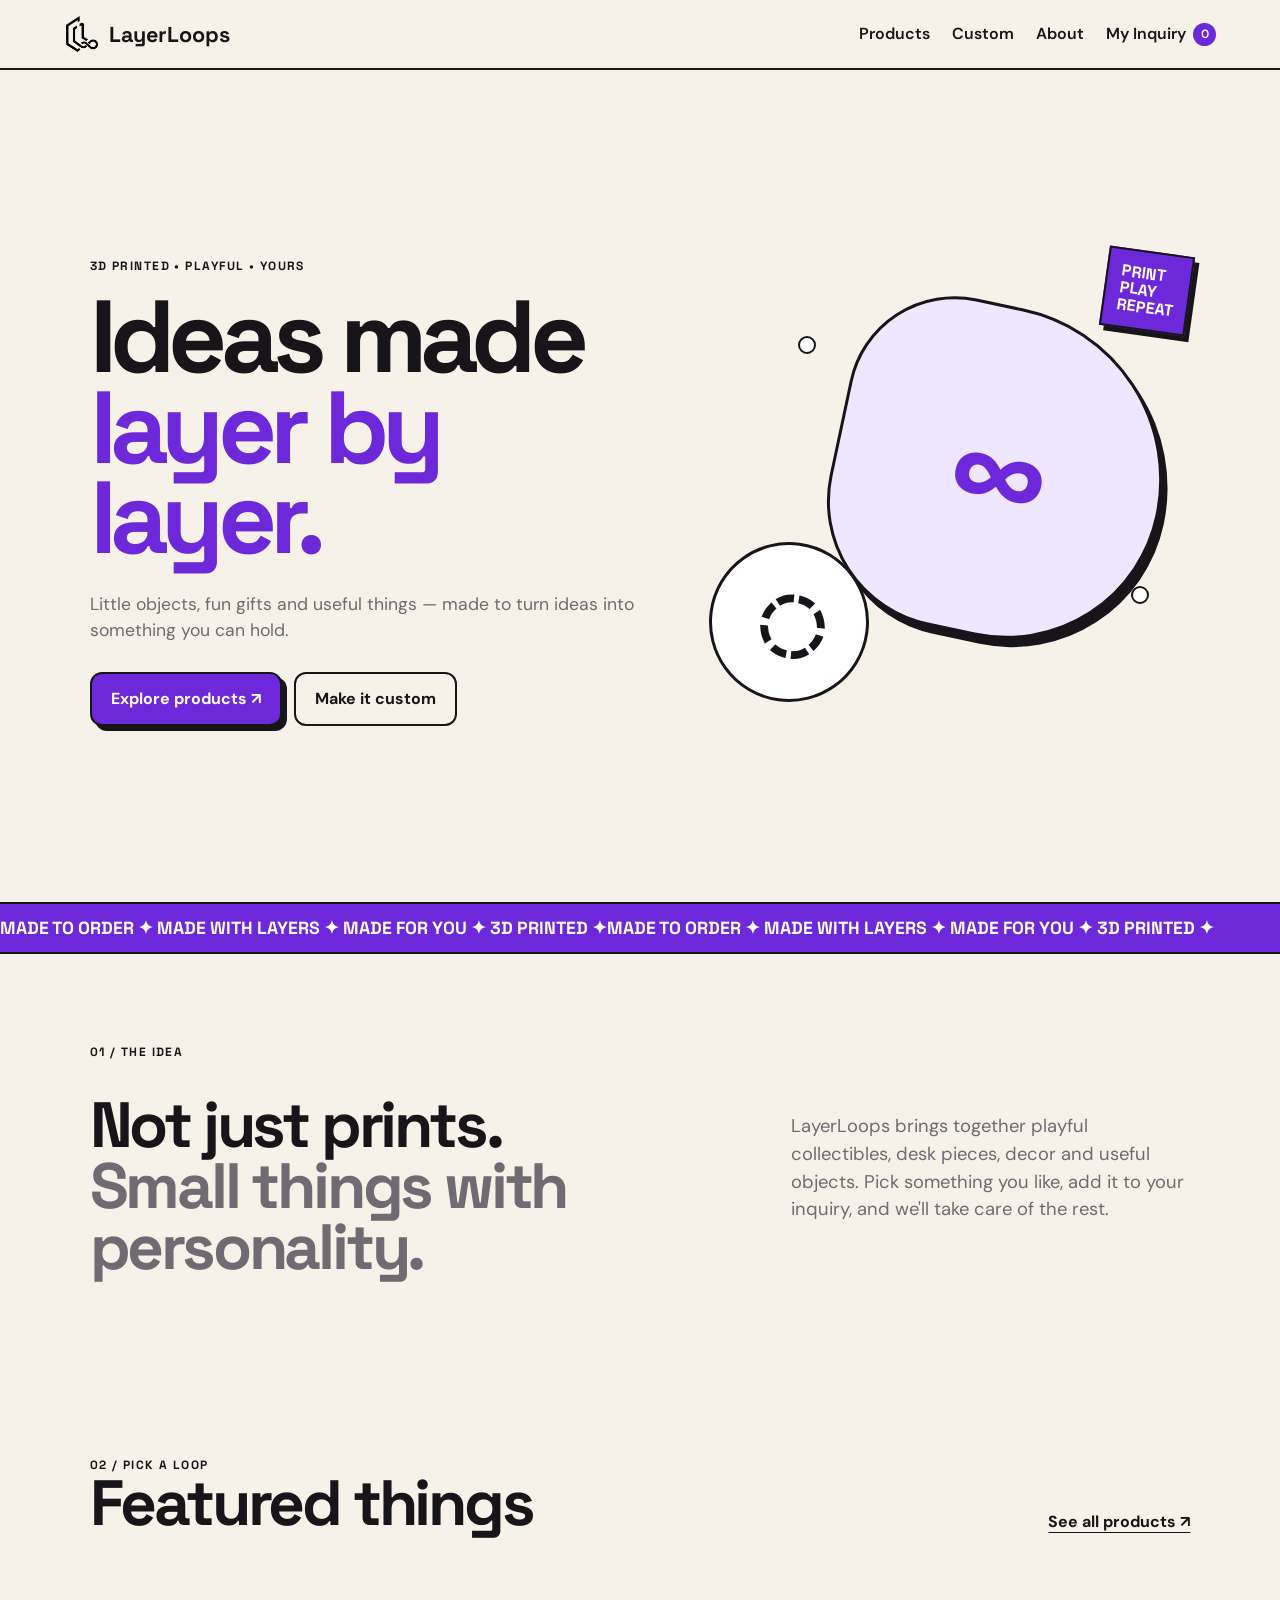
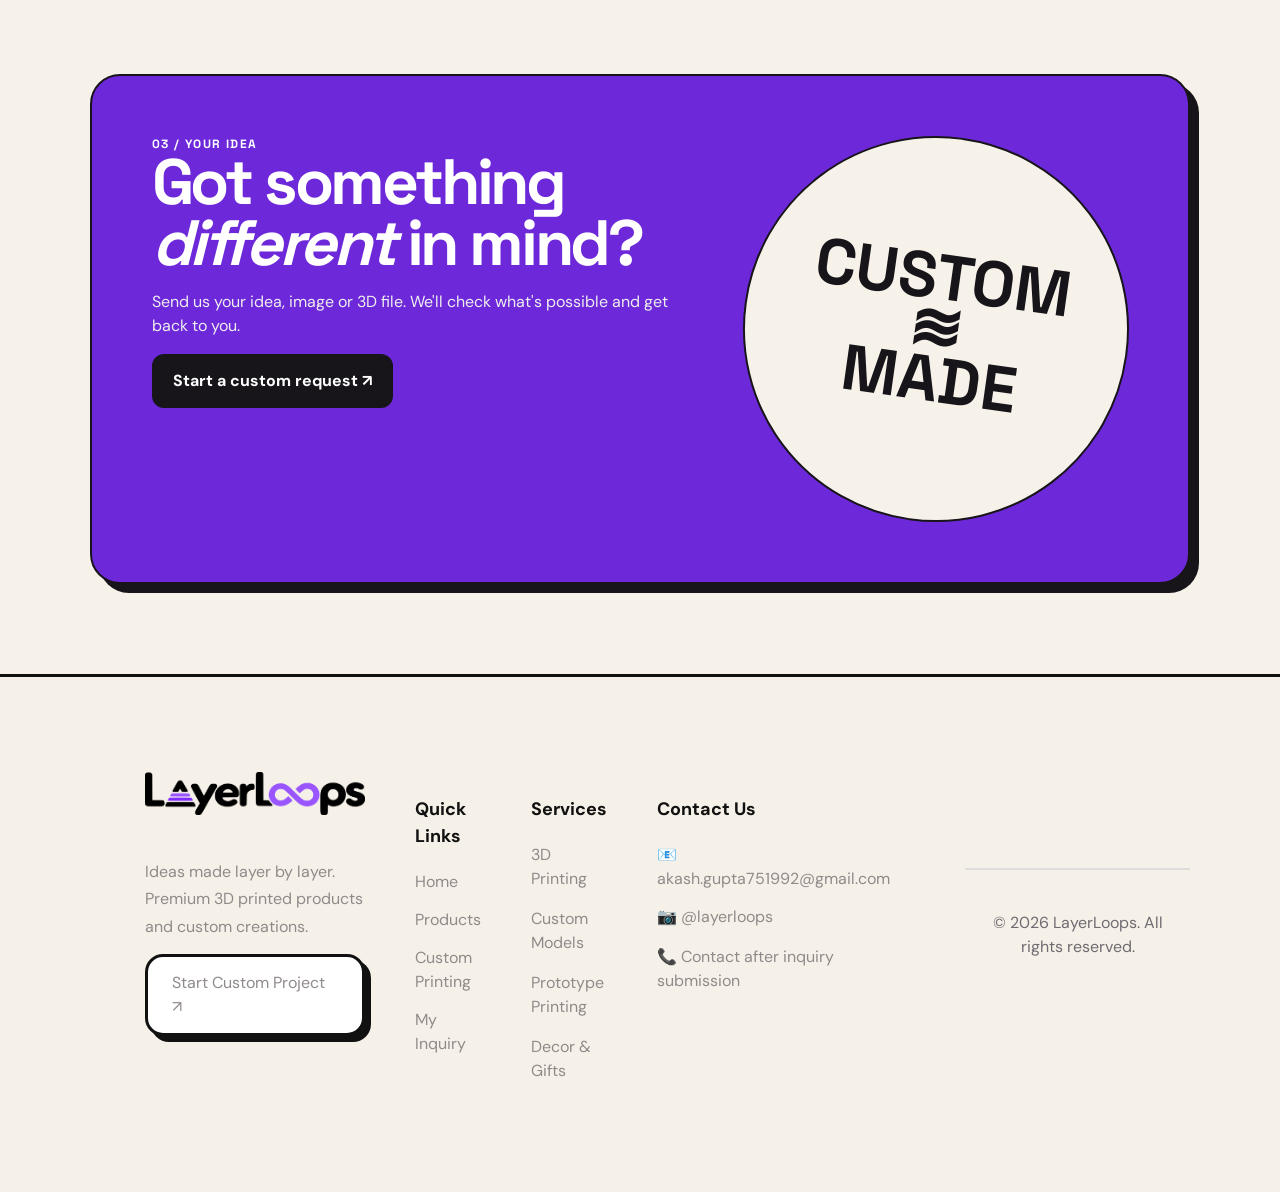
<file: index.html>
<!doctype html>
<html lang="en">
<head>
  <meta charset="UTF-8">
  <meta name="viewport" content="width=device-width, initial-scale=1.0">
  <meta name="description" content="LayerLoops — playful 3D printed objects, made layer by layer.">
  <title>LayerLoops — Made Layer by Layer</title>
  <link rel="stylesheet" href="css/style.css">
</head>
<body>
  <div class="loader" id="loader"><div class="loader__track"><span></span></div><p>LOADING LAYERS <b>∞</b></p></div>

  <header class="site-header">
    <a class="brand" href="index.html" aria-label="LayerLoops home">
    <img
        src="./assets/logo/Logo-removebg-preview.png"
        alt="LayerLoops"
        class="brand-logo"
    >
    <span>LayerLoops</span>
</a>
    <nav class="nav" aria-label="Main navigation">
      <a href="products.html">Products</a>
      <a href="custom.html">Custom</a>
      <a href="about.html">About</a>
      <a class="inquiry-link" href="inquiry.html">My Inquiry <span id="inquiryCount">0</span></a>
    </nav>
    <button class="menu-btn" id="menuBtn" aria-label="Open menu">☰</button>
  </header>

  <main>
    <section class="hero">
      <div class="hero-copy reveal">
        <p class="eyebrow">3D PRINTED • PLAYFUL • YOURS</p>
        <h1>Ideas made<br><em>layer by layer.</em></h1>
        <p class="hero-text">Little objects, fun gifts and useful things — made to turn ideas into something you can hold.</p>
        <div class="hero-actions">
          <a class="btn btn--primary magnetic" href="products.html">Explore products ↗</a>
          <a class="btn btn--ghost magnetic" href="custom.html">Make it custom</a>
        </div>
      </div>
      <div class="hero-art" aria-hidden="true">
        <div class="loop loop--one">∞</div>
        <div class="loop loop--two">◌</div>
        <div class="sticker">PRINT<br>PLAY<br>REPEAT</div>
        <span class="hero-dot dot-a"></span><span class="hero-dot dot-b"></span>
      </div>
    </section>

    <div class="marquee" aria-hidden="true"><div>MADE TO ORDER ✦ MADE WITH LAYERS ✦ MADE FOR YOU ✦ 3D PRINTED ✦ </div><div>MADE TO ORDER ✦ MADE WITH LAYERS ✦ MADE FOR YOU ✦ 3D PRINTED ✦ </div></div>

    <section class="intro section">
      <div class="section-label">01 / THE IDEA</div>
      <div class="intro-grid">
        <h2>Not just prints.<br><span>Small things with personality.</span></h2>
        <p>LayerLoops brings together playful collectibles, desk pieces, decor and useful objects. Pick something you like, add it to your inquiry, and we'll take care of the rest.</p>
      </div>
    </section>

    <section class="featured section">
      <div class="section-head">
        <div><div class="section-label">02 / PICK A LOOP</div><h2>Featured things</h2></div>
        <a class="text-link" href="products.html">See all products ↗</a>
      </div>
      <div class="product-preview" id="featuredProducts"></div>
    </section>

    <section class="custom-panel section">
      <div class="custom-copy">
        <div class="section-label">03 / YOUR IDEA</div>
        <h2>Got something<br><em>different</em> in mind?</h2>
        <p>Send us your idea, image or 3D file. We'll check what's possible and get back to you.</p>
        <a class="btn btn--dark magnetic" href="custom.html">Start a custom request ↗</a>
      </div>
      <div class="custom-shape">CUSTOM<br>≋<br>MADE</div>
    </section>
  </main>

<footer class="footer">

    <div class="footer-container">

        <!-- Brand -->
        <div class="footer-column footer-brand">
            <img src="assets/logo/layerloops-wordmark.png"
                 alt="LayerLoops"
                 class="footer-logo">

            <p class="footer-text">
                Ideas made layer by layer.
                <br>
                Premium 3D printed products and custom creations.
            </p>

            <a href="custom.html" class="footer-btn">
                Start Custom Project ↗
            </a>
        </div>

        <!-- Quick Links -->
        <div class="footer-column">
            <h4>Quick Links</h4>

            <a href="index.html">Home</a>
            <a href="products.html">Products</a>
            <a href="custom.html">Custom Printing</a>
            <a href="inquiry.html">My Inquiry</a>
        </div>

        <!-- Services -->
        <div class="footer-column">
            <h4>Services</h4>

            <p>3D Printing</p>
            <p>Custom Models</p>
            <p>Prototype Printing</p>
            <p>Decor & Gifts</p>
        </div>

        <!-- Contact -->
        <div class="footer-column">
            <h4>Contact Us</h4>

            <a href="mailto:akash.gupta751992@gmail.com">
                📧 akash.gupta751992@gmail.com
            </a>

            <a href="https://www.instagram.com/layerloops/"
               target="_blank">
                📷 @layerloops
            </a>

            <p>📞 Contact after inquiry submission</p>
        </div>

    </div>

    <div class="footer-bottom">
        <p>© 2026 LayerLoops. All rights reserved.</p>
    </div>

</footer>

  <script src="js/products-data.js"></script>
  <script src="js/main.js"></script>
<a class="floating-inquiry" id="floatingInquiry" href="inquiry.html" aria-label="View your inquiry">
  <span>View Inquiry</span> <b id="floatingInquiryCount">0</b>
</a>
</body>
</html>
</file>
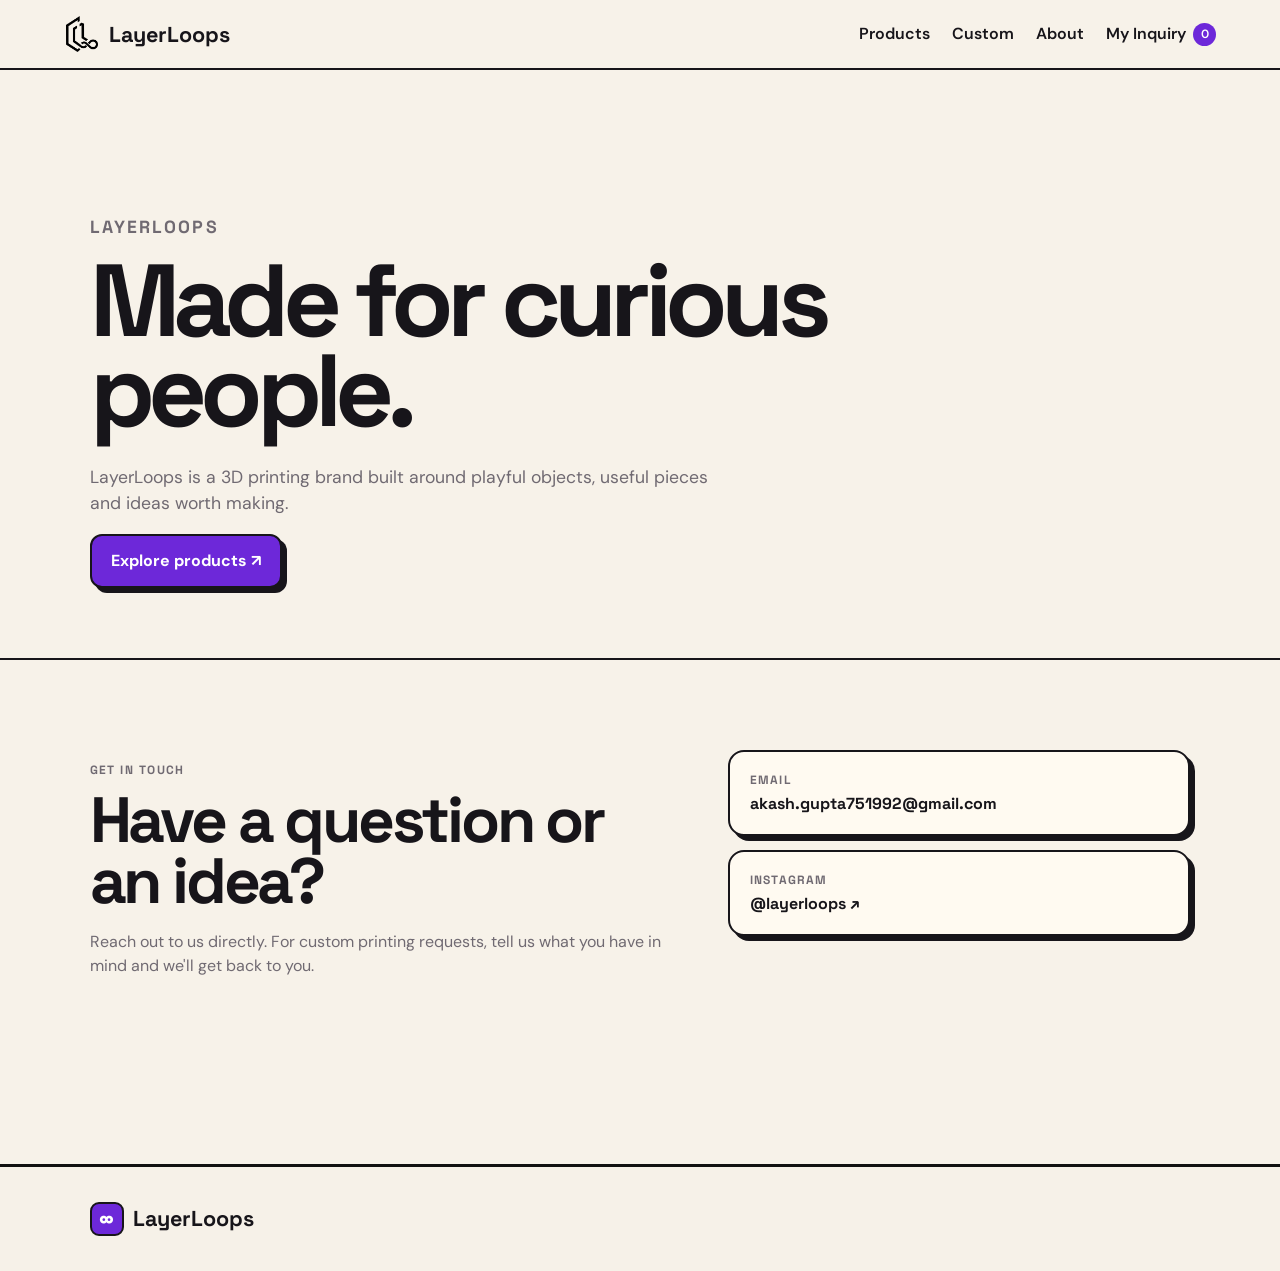
<file: about.html>
<!doctype html><html lang="en"><head><meta charset="UTF-8"><meta name="viewport" content="width=device-width,initial-scale=1"><title>About — LayerLoops</title><link rel="stylesheet" href="css/style.css"></head><body><header class="site-header"><a class="brand" href="index.html" aria-label="LayerLoops home">
    <img
        src="assets/logo/Logo-removebg-preview.png"
        alt="LayerLoops"
        class="brand-logo"
    >
    <span>LayerLoops</span>
</a><nav class="nav"><a href="products.html">Products</a><a href="custom.html">Custom</a><a href="about.html">About</a><a class="inquiry-link" href="inquiry.html">My Inquiry <span id="inquiryCount">0</span></a></nav><button class="menu-btn" id="menuBtn">☰</button></header><main><section class="page-hero"><p class="eyebrow">LAYERLOOPS</p><h1>Made for curious people.</h1><p>LayerLoops is a 3D printing brand built around playful objects, useful pieces and ideas worth making.</p><a class="btn btn--primary" href="products.html">Explore products ↗</a></section><section class="section about-contact"><div><p class="eyebrow">GET IN TOUCH</p><h2>Have a question or an idea?</h2><p>Reach out to us directly. For custom printing requests, tell us what you have in mind and we'll get back to you.</p></div><div class="contact-links"><a class="contact-card" href="mailto:akash.gupta751992@gmail.com"><span>Email</span><strong>akash.gupta751992@gmail.com</strong></a><a class="contact-card" href="https://www.instagram.com/layerloops?utm_source=ig_web_button_share_sheet&stkn=ZDNlZDc0MzIxNw==" target="_blank" rel="noopener noreferrer"><span>Instagram</span><strong>@layerloops ↗</strong></a></div></section></main><footer class="footer"><div class="brand"><span class="brand-mark">∞</span><span>LayerLoops</span></div></footer><script src="js/main.js"></script><a class="floating-inquiry" id="floatingInquiry" href="inquiry.html" aria-label="View your inquiry">
  <span>View Inquiry</span> <b id="floatingInquiryCount">0</b>
</a>
</body></html>
</file>
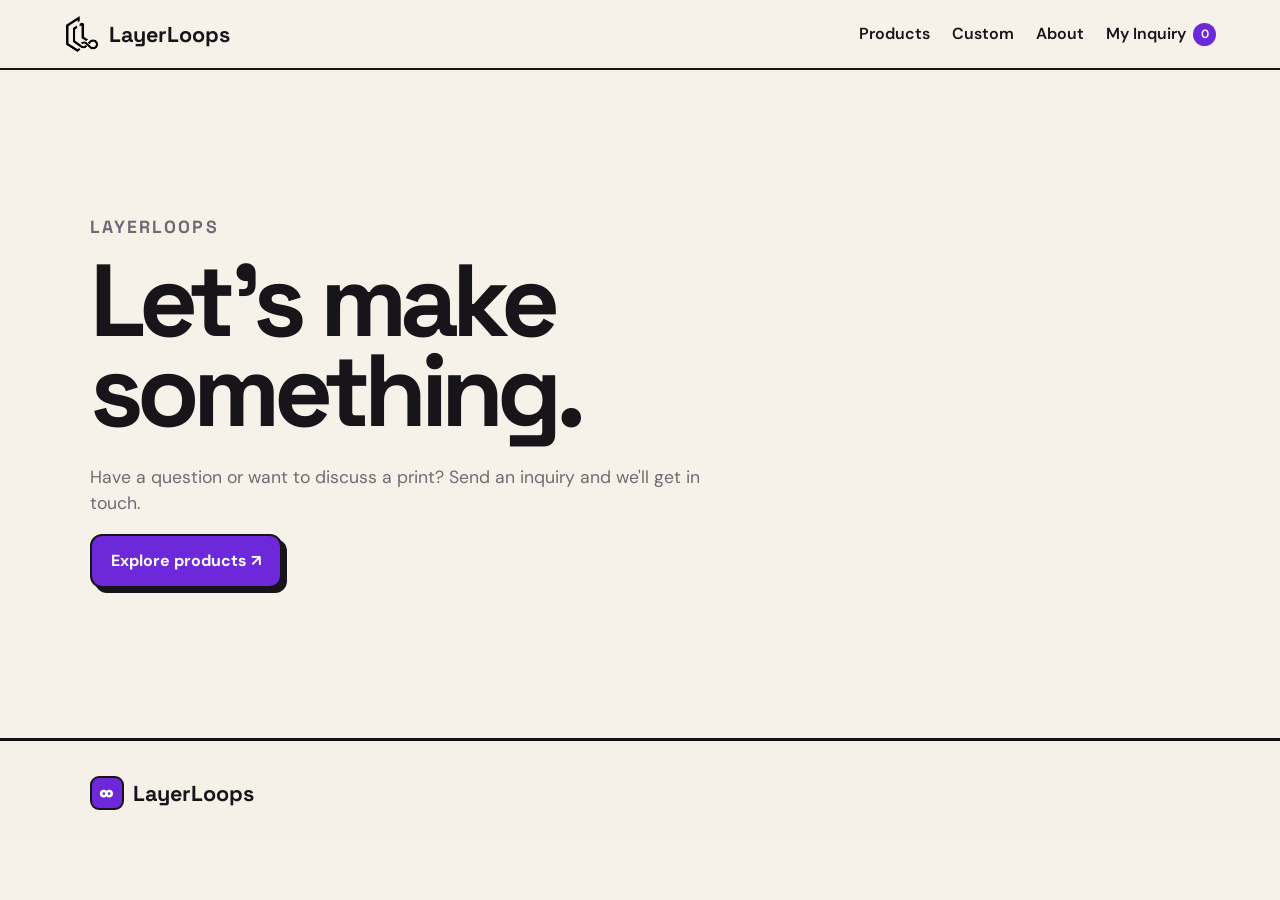
<file: contact.html>
<!doctype html><html lang="en"><head><meta charset="UTF-8"><meta name="viewport" content="width=device-width,initial-scale=1"><title>Contact — LayerLoops</title><link rel="stylesheet" href="css/style.css"></head><body><header class="site-header"><a class="brand" href="index.html" aria-label="LayerLoops home">
    <img
        src="assets/logo/Logo-removebg-preview.png"
        alt="LayerLoops"
        class="brand-logo"
    >
    <span>LayerLoops</span>
</a><nav class="nav"><a href="products.html">Products</a><a href="custom.html">Custom</a><a href="about.html">About</a><a class="inquiry-link" href="inquiry.html">My Inquiry <span id="inquiryCount">0</span></a></nav><button class="menu-btn" id="menuBtn">☰</button></header><main><section class="page-hero"><p class="eyebrow">LAYERLOOPS</p><h1>Let's make something.</h1><p>Have a question or want to discuss a print? Send an inquiry and we'll get in touch.</p><a class="btn btn--primary" href="products.html">Explore products ↗</a></section></main><footer class="footer"><div class="brand"><span class="brand-mark">∞</span><span>LayerLoops</span></div></footer><script src="js/main.js"></script><a class="floating-inquiry" id="floatingInquiry" href="inquiry.html" aria-label="View your inquiry">
  <span>View Inquiry</span> <b id="floatingInquiryCount">0</b>
</a>
</body></html>
</file>
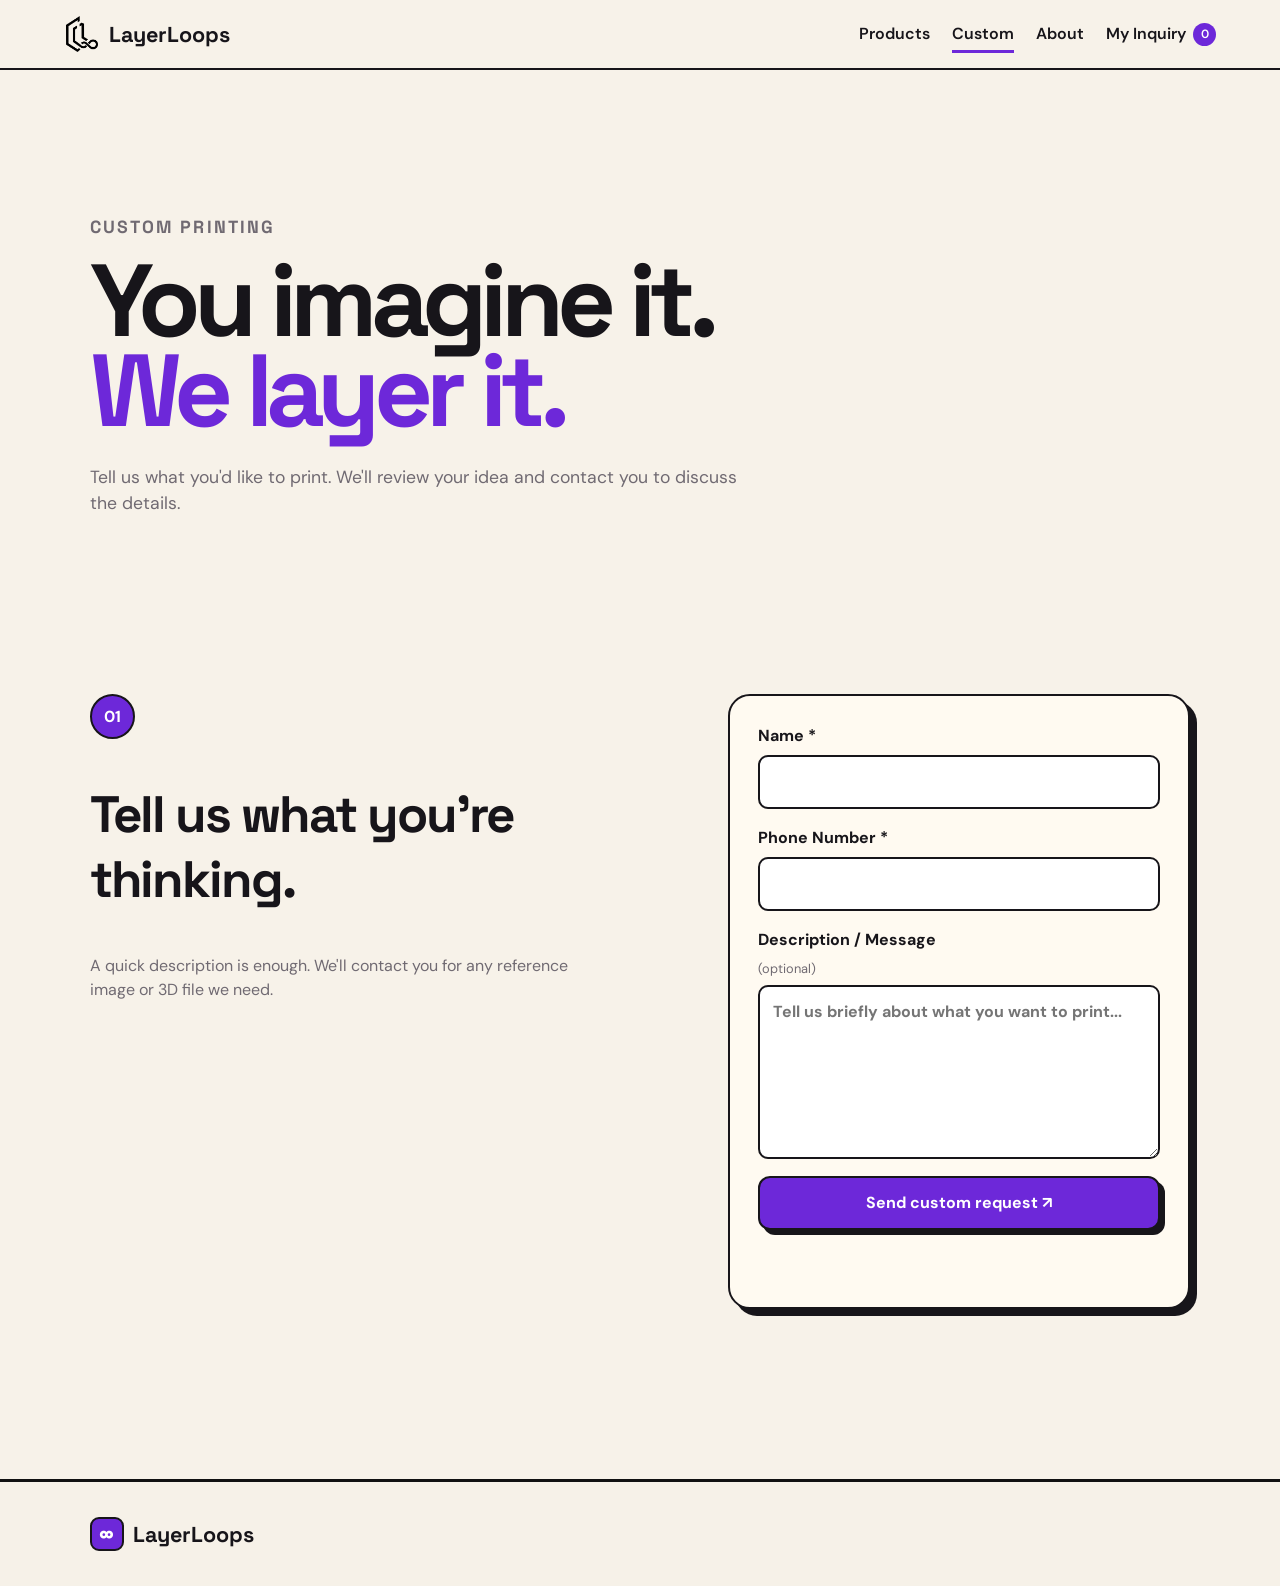
<file: custom.html>
<!doctype html>
<html lang="en"><head><meta charset="UTF-8"><meta name="viewport" content="width=device-width,initial-scale=1"><title>Custom Printing — LayerLoops</title><link rel="stylesheet" href="css/style.css"></head>
<body><header class="site-header"><a class="brand" href="index.html" aria-label="LayerLoops home">
    <img
        src="assets/logo/Logo-removebg-preview.png"
        alt="LayerLoops"
        class="brand-logo"
    >
    <span>LayerLoops</span>
</a><nav class="nav"><a href="products.html">Products</a><a class="active" href="custom.html">Custom</a><a href="about.html">About</a><a class="inquiry-link" href="inquiry.html">My Inquiry <span id="inquiryCount">0</span></a></nav><button class="menu-btn" id="menuBtn">☰</button></header>
<main><section class="page-hero"><p class="eyebrow">CUSTOM PRINTING</p><h1>You imagine it.<br><em>We layer it.</em></h1><p>Tell us what you'd like to print. We'll review your idea and contact you to discuss the details.</p></section>
<section class="custom-form-section section"><div class="custom-note"><span>01</span><h2>Tell us what you're thinking.</h2><p>A quick description is enough. We'll contact you for any reference image or 3D file we need.</p></div>
<form class="form-card" id="customForm">
<label>Name *<input name="name" type="text" autocomplete="name" required></label>
<label>Phone Number *<input name="phone" type="tel" autocomplete="tel" required></label>
<label>Description / Message <span>(optional)</span><textarea name="message" rows="6" placeholder="Tell us briefly about what you want to print..."></textarea></label>
<input type="checkbox" name="botcheck" tabindex="-1" autocomplete="off" style="display:none">
<button class="btn btn--primary" type="submit">Send custom request ↗</button>
<p class="form-note" id="formStatus" aria-live="polite"></p>
</form></section></main>
<footer class="footer"><div class="brand"><span class="brand-mark">∞</span><span>LayerLoops</span></div></footer>
<script src="js/main.js"></script><script src="js/forms.js"></script><a class="floating-inquiry" id="floatingInquiry" href="inquiry.html" aria-label="View your inquiry">
  <span>View Inquiry</span> <b id="floatingInquiryCount">0</b>
</a>
</body></html>
</file>
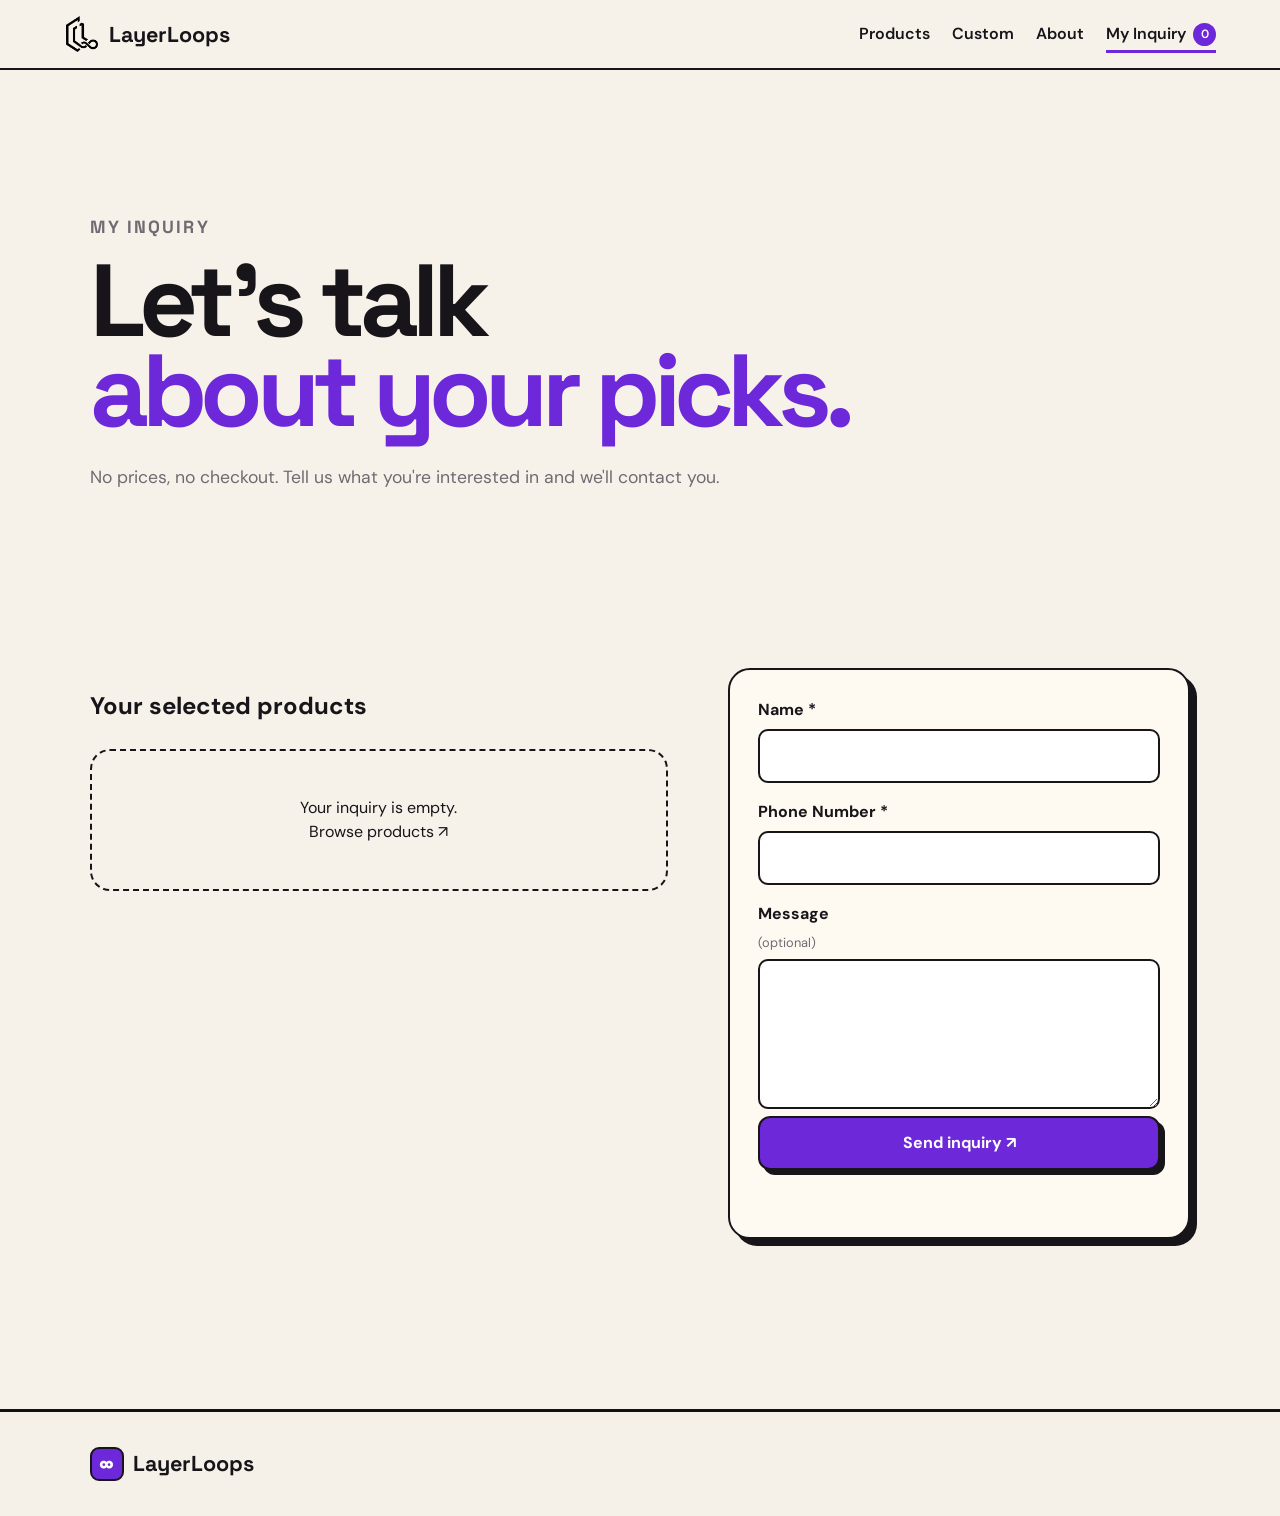
<file: inquiry.html>
<!doctype html>
<html lang="en"><head><meta charset="UTF-8"><meta name="viewport" content="width=device-width,initial-scale=1"><title>My Inquiry — LayerLoops</title><link rel="stylesheet" href="css/style.css"></head>
<body><header class="site-header"><a class="brand" href="index.html" aria-label="LayerLoops home">
    <img
        src="assets/logo/Logo-removebg-preview.png"
        alt="LayerLoops"
        class="brand-logo"
    >
    <span>LayerLoops</span>
</a><nav class="nav"><a href="products.html">Products</a><a href="custom.html">Custom</a><a href="about.html">About</a><a class="active inquiry-link" href="inquiry.html">My Inquiry <span id="inquiryCount">0</span></a></nav><button class="menu-btn" id="menuBtn">☰</button></header>
<main><section class="page-hero"><p class="eyebrow">MY INQUIRY</p><h1>Let's talk<br><em>about your picks.</em></h1><p>No prices, no checkout. Tell us what you're interested in and we'll contact you.</p></section>
<section class="inquiry-layout section"><div><h2>Your selected products</h2><div id="inquiryItems" class="inquiry-items"></div></div>
<form id="inquiryForm" class="form-card"><label>Name *<input name="name" required></label><label>Phone Number *<input name="phone" type="tel" required></label><label>Message <span>(optional)</span><textarea name="message" rows="5"></textarea><button class="btn btn--primary" type="submit">Send inquiry ↗</button><p class="form-note" id="formStatus"></p></form></div></section></main>
<footer class="footer"><div class="brand"><span class="brand-mark">∞</span><span>LayerLoops</span></div></footer>
<script src="js/main.js"></script><script src="js/inquiry.js"></script><a class="floating-inquiry" id="floatingInquiry" href="inquiry.html" aria-label="View your inquiry">
  <span>View Inquiry</span> <b id="floatingInquiryCount">0</b>
</a>
</body></html>
</file>
<file: css/style.css>
@import url('https://fonts.googleapis.com/css2?family=DM+Sans:wght@400;500;600;700&family=Space+Grotesk:wght@500;600;700&display=swap');
:root{--bg:#f7f2e9;--paper:#fffaf1;--ink:#17151a;--muted:#706a72;--purple:#6d28d9;--purple2:#4c1d95;--lav:#eee7ff;--line:#17151a;--shadow:7px 7px 0 #17151a;--radius:22px}
*{box-sizing:border-box}html{scroll-behavior:smooth}body{margin:0;background:var(--bg);color:var(--ink);font-family:"DM Sans",sans-serif;line-height:1.5}a{color:inherit;text-decoration:none}button,input,textarea{font:inherit}.site-header{position:sticky;top:0;z-index:20;display:flex;align-items:center;justify-content:space-between;padding:16px 5vw;background:rgba(247,242,233,.94);backdrop-filter:blur(12px);border-bottom:2px solid var(--line)}.brand{display:flex;align-items:center;gap:9px;font:700 1.35rem "Space Grotesk",sans-serif}.brand-mark{display:grid;place-items:center;width:34px;height:34px;border:2px solid var(--line);border-radius:9px;background:var(--purple);color:white;font-size:24px}.nav{display:flex;align-items:center;gap:22px;font-weight:600}.nav a{position:relative}.nav a.active:after,.nav a:hover:after{content:"";position:absolute;left:0;right:0;bottom:-7px;height:3px;background:var(--purple)}.inquiry-link{display:flex;gap:7px;align-items:center}.inquiry-link span{display:grid;place-items:center;min-width:23px;height:23px;padding:0 5px;border-radius:99px;background:var(--purple);color:white;font-size:.75rem}.menu-btn{display:none;background:none;border:0;font-size:1.6rem}.hero{min-height:calc(100vh - 68px);display:grid;grid-template-columns:1.05fr .95fr;align-items:center;padding:8vw 7vw;overflow:hidden}.eyebrow,.section-label{font:700 .75rem "Space Grotesk";letter-spacing:.12em}.hero h1,.page-hero h1{font:700 clamp(3.5rem,8vw,8.5rem)/.88 "Space Grotesk",sans-serif;letter-spacing:-.065em;margin:18px 0 28px}.hero h1 em,.page-hero h1 em{color:var(--purple);font-style:normal}.hero-text{max-width:550px;font-size:1.1rem;color:var(--muted)}.hero-actions{display:flex;flex-wrap:wrap;gap:12px;margin-top:28px}.btn{display:inline-flex;align-items:center;justify-content:center;gap:8px;border:2px solid var(--line);padding:13px 19px;border-radius:12px;font-weight:700;cursor:pointer;transition:transform .18s ease,box-shadow .18s ease}.btn--primary{background:var(--purple);color:#fff;box-shadow:5px 5px 0 var(--line)}.btn--ghost{background:transparent}.btn--dark{background:var(--ink);color:#fff}.btn:hover{transform:translate(-2px,-2px);box-shadow:7px 7px 0 var(--line)}.btn.is-added,.btn.is-added:hover{background:var(--purple);color:#fff;cursor:default;transform:none;box-shadow:5px 5px 0 var(--line)}.hero-art{height:470px;position:relative}.loop{position:absolute;border:3px solid var(--ink);background:var(--lav);display:grid;place-items:center;font-size:8rem;font-weight:700}.loop--one{width:330px;height:330px;border-radius:38% 62% 55% 45%;right:5%;top:12%;transform:rotate(12deg);color:var(--purple);box-shadow:var(--shadow)}.loop--two{width:160px;height:160px;border-radius:50%;left:8%;bottom:4%;background:#fff;transform:rotate(-14deg);font-size:5rem}.sticker{position:absolute;right:0;top:0;background:var(--purple);color:white;border:2px solid var(--line);padding:13px;font:700 1rem/1.05 "Space Grotesk";transform:rotate(8deg);box-shadow:5px 5px 0 var(--line)}.hero-dot{position:absolute;width:18px;height:18px;border:2px solid var(--ink);border-radius:50%;background:#fff}.dot-a{left:25%;top:18%}.dot-b{right:8%;bottom:25%}.marquee{display:flex;overflow:hidden;border-block:2px solid var(--line);background:var(--purple);color:#fff;font:700 1.1rem "Space Grotesk";white-space:nowrap}.marquee div{padding:13px 0;min-width:max-content;animation:marquee 22s linear infinite}@keyframes marquee{to{transform:translateX(-100%)}}.section{padding:90px 7vw}.intro-grid{display:grid;grid-template-columns:1.2fr .8fr;gap:8vw;margin-top:35px}.intro h2,.section-head h2,.custom-copy h2{font:700 clamp(2.4rem,5vw,5rem)/.95 "Space Grotesk";letter-spacing:-.05em;margin:0}.intro h2 span{color:var(--muted)}.intro p{font-size:1.15rem;color:var(--muted);max-width:520px}.section-head{display:flex;justify-content:space-between;align-items:end;margin-bottom:30px}.text-link{font-weight:700;text-decoration:underline;text-underline-offset:5px}.product-preview{display:grid;grid-template-columns:repeat(3,1fr);gap:20px}.product-card{background:var(--paper);border:2px solid var(--line);border-radius:var(--radius);overflow:hidden;box-shadow:6px 6px 0 var(--line);transition:transform .25s ease}.product-card:hover{transform:translateY(-6px)}.product-image{aspect-ratio:1/1;background:var(--lav);overflow:hidden}.product-image img{width:100%;height:100%;object-fit:cover;display:block}.product-info{padding:20px}.product-info h3{font:700 1.35rem "Space Grotesk";margin:8px 0}.product-info p{color:var(--muted);font-size:.93rem}.tag{display:inline-block;background:var(--lav);padding:4px 9px;border:1px solid var(--line);border-radius:99px;font-size:.72rem;font-weight:700}.product-info .btn{margin-top:8px}.custom-panel{margin:20px 7vw 90px;padding:60px;border:2px solid var(--line);border-radius:30px;background:var(--purple);color:#fff;display:grid;grid-template-columns:1fr .7fr;gap:40px;box-shadow:9px 9px 0 var(--line)}.custom-copy p{max-width:520px;color:#eee}.custom-copy .section-label{color:#fff}.custom-shape{display:grid;place-items:center;text-align:center;border:2px solid var(--ink);background:var(--bg);color:var(--ink);border-radius:50%;font:700 clamp(2rem,5vw,5rem)/.8 "Space Grotesk";transform:rotate(8deg);aspect-ratio:1}.page-hero{padding:10vw 7vw 70px;max-width:1100px}.page-hero p{max-width:650px;color:var(--muted);font-size:1.1rem}.toolbar{padding-top:20px;display:flex;gap:15px;flex-wrap:wrap;align-items:center}.toolbar input{flex:1;min-width:220px;padding:14px 16px;border:2px solid var(--line);border-radius:12px;background:var(--paper);outline:none}.filters{display:flex;gap:8px;flex-wrap:wrap}.filter{border:2px solid var(--line);background:transparent;border-radius:99px;padding:9px 13px;cursor:pointer;font-weight:600}.filter.active{background:var(--ink);color:#fff}.product-grid{display:grid;grid-template-columns:repeat(3,1fr);gap:22px}.empty{padding:45px;text-align:center;border:2px dashed var(--line);border-radius:20px;grid-column:1/-1}.inquiry-layout,.custom-form-section{display:grid;grid-template-columns:1fr .8fr;gap:60px}.inquiry-items{display:grid;gap:12px;margin-top:25px}.inquiry-item{display:flex;gap:15px;align-items:center;background:var(--paper);border:2px solid var(--line);border-radius:15px;padding:10px}.inquiry-item img{width:82px;height:82px;object-fit:cover;border-radius:10px}.inquiry-item>div{display:flex;justify-content:space-between;align-items:center;gap:15px;width:100%}.remove{border:0;background:none;text-decoration:underline;cursor:pointer;color:var(--muted)}.form-card{background:var(--paper);border:2px solid var(--line);border-radius:22px;padding:28px;box-shadow:7px 7px 0 var(--line);display:grid;gap:17px}.form-card label{font-weight:700;display:grid;gap:7px}.form-card label span{font-weight:400;color:var(--muted);font-size:.8rem}.form-card input,.form-card textarea{width:100%;border:2px solid var(--line);background:#fff;padding:13px;border-radius:10px;outline:none}.form-card input:focus,.form-card textarea:focus{box-shadow:3px 3px 0 var(--purple)}.form-note{color:var(--purple);font-weight:600}.custom-note span{display:inline-grid;place-items:center;width:45px;height:45px;border:2px solid var(--line);border-radius:50%;background:var(--purple);color:#fff;font-weight:700}.custom-note h2{font:700 clamp(2rem,4vw,4rem) "Space Grotesk";letter-spacing:-.04em}.custom-note p{color:var(--muted);max-width:500px}.footer{display:flex;justify-content:space-between;gap:20px;align-items:center;padding:35px 7vw;border-top:2px solid var(--line);background:var(--paper)}.footer p{color:var(--muted)}.footer-links{display:flex;gap:18px;font-weight:600}.loader{position:fixed;inset:0;z-index:100;background:var(--purple);color:#fff;display:grid;place-items:center;align-content:center;gap:12px;transition:opacity .45s,visibility .45s}.loader.is-hidden{opacity:0;visibility:hidden}.loader__track{width:min(300px,70vw);height:16px;border:2px solid #fff;border-radius:99px;padding:2px}.loader__track span{display:block;height:100%;width:0;background:#fff;border-radius:99px;animation:load 1s ease forwards}@keyframes load{to{width:100%}}.loader p{font:700 .8rem "Space Grotesk";letter-spacing:.1em}.reveal{opacity:0;transform:translateY(18px);transition:.7s ease}.reveal.is-visible{opacity:1;transform:none}
@media(max-width:800px){.nav{display:none;position:absolute;top:68px;left:0;right:0;padding:20px 7vw;background:var(--paper);border-bottom:2px solid var(--line);flex-direction:column;align-items:flex-start}.nav.is-open{display:flex}.menu-btn{display:block}.hero{grid-template-columns:1fr;padding-top:70px}.hero-art{height:320px;margin-top:30px}.loop--one{width:240px;height:240px}.loop--two{width:110px;height:110px;font-size:3rem}.intro-grid,.custom-panel,.inquiry-layout,.custom-form-section{grid-template-columns:1fr}.product-preview,.product-grid{grid-template-columns:1fr 1fr}.custom-panel{margin-inline:4vw;padding:35px}.section{padding:65px 7vw}.footer{flex-wrap:wrap}}
@media(max-width:540px){.hero h1,.page-hero h1{font-size:3.6rem}.hero{padding-inline:6vw}.product-preview,.product-grid{grid-template-columns:1fr}.section-head{align-items:flex-start;gap:15px;flex-direction:column}.custom-shape{max-width:280px}.footer{display:grid}.footer-links{flex-wrap:wrap}.hero-art{height:270px}.loop--one{right:2%;top:5%}}
@media(prefers-reduced-motion:reduce){*,*::before,*::after{scroll-behavior:auto!important;animation-duration:.01ms!important;transition-duration:.01ms!important}}

.form-card button:disabled{opacity:.65;cursor:wait;transform:none}
.floating-inquiry{position:fixed;right:24px;bottom:24px;z-index:30;display:none;align-items:center;gap:9px;padding:13px 16px;border:2px solid var(--line);border-radius:14px;background:var(--purple);color:#fff;font-weight:800;box-shadow:6px 6px 0 var(--line);transition:transform .18s ease,box-shadow .18s ease}.floating-inquiry.is-visible{display:flex}.floating-inquiry:hover{transform:translate(-2px,-2px);box-shadow:8px 8px 0 var(--line)}.floating-inquiry b{display:grid;place-items:center;min-width:24px;height:24px;padding:0 6px;border-radius:99px;background:#fff;color:var(--purple);font-size:.78rem}.about-contact{display:grid;grid-template-columns:1fr .8fr;gap:60px;border-top:2px solid var(--line)}.about-contact h2{font:700 clamp(2.3rem,5vw,5rem)/.95 "Space Grotesk";letter-spacing:-.05em;margin:12px 0 18px}.about-contact p{max-width:600px;color:var(--muted)}.contact-links{display:grid;gap:14px;align-content:start}.contact-card{display:flex;flex-direction:column;gap:5px;padding:20px;background:var(--paper);border:2px solid var(--line);border-radius:16px;box-shadow:5px 5px 0 var(--line);transition:transform .18s ease}.contact-card:hover{transform:translate(-2px,-2px)}.contact-card span{font:700 .75rem "Space Grotesk";letter-spacing:.1em;text-transform:uppercase;color:var(--muted)}.contact-card strong{font:700 1rem "Space Grotesk";overflow-wrap:anywhere}.hero-actions .btn span{display:inline-grid;place-items:center;min-width:22px;height:22px;padding:0 5px;border-radius:99px;background:#fff;color:var(--purple);font-size:.75rem}@media(max-width:800px){.about-contact{grid-template-columns:1fr;gap:30px}.floating-inquiry{right:14px;bottom:14px}.hero-actions{margin-top:22px}}

.footer{
    background:#f6f1e8;
    border-top:3px solid #111;
    margin-top:80px;
}

.footer-container{
    max-width:1400px;
    margin:auto;
    padding:60px 5%;
    display:grid;
    grid-template-columns:2fr 1fr 1fr 1.5fr;
    gap:50px;
}

.footer-logo{
    width:220px;
    margin-bottom:20px;
}

.footer-text{
    color:#bb3434;
    line-height:1.7;
    margin-bottom:25px;
}

.footer-column h4{
    font-size:18px;
    margin-bottom:20px;
    color:#111;
}

.footer-column a,
.footer-column p{
    display:block;
    margin-bottom:14px;
    color:#908a8a;
    text-decoration:none;
    transition:0.3s;
}

.footer-column a:hover{
    color:#7C3AED;
    transform:translateX(5px);
}

.footer-btn{
    display:inline-block;
    background:#ffffff;
    color:rgb(233, 228, 228) important;
    padding:14px 24px;
    border:3px solid #111;
    border-radius:18px;
    text-decoration:none;
    box-shadow:6px 6px 0 #111;
    transition:0.3s;
}

.footer-btn:hover{
    transform:translate(-3px,-3px);
    box-shadow:10px 10px 0 #111;
}

.footer-bottom{
    border-top:2px solid #ddd;
    text-align:center;
    padding:25px;
    color:#666;
}

.brand-logo {
    width: 36px;
    height: 36px;
    object-fit: contain;
    display: block;
}

@media (max-width:900px){

    .footer-container{
        grid-template-columns:1fr;
        gap:40px;
    }

    .footer-logo{
        width:180px;
    }

}
</file>
